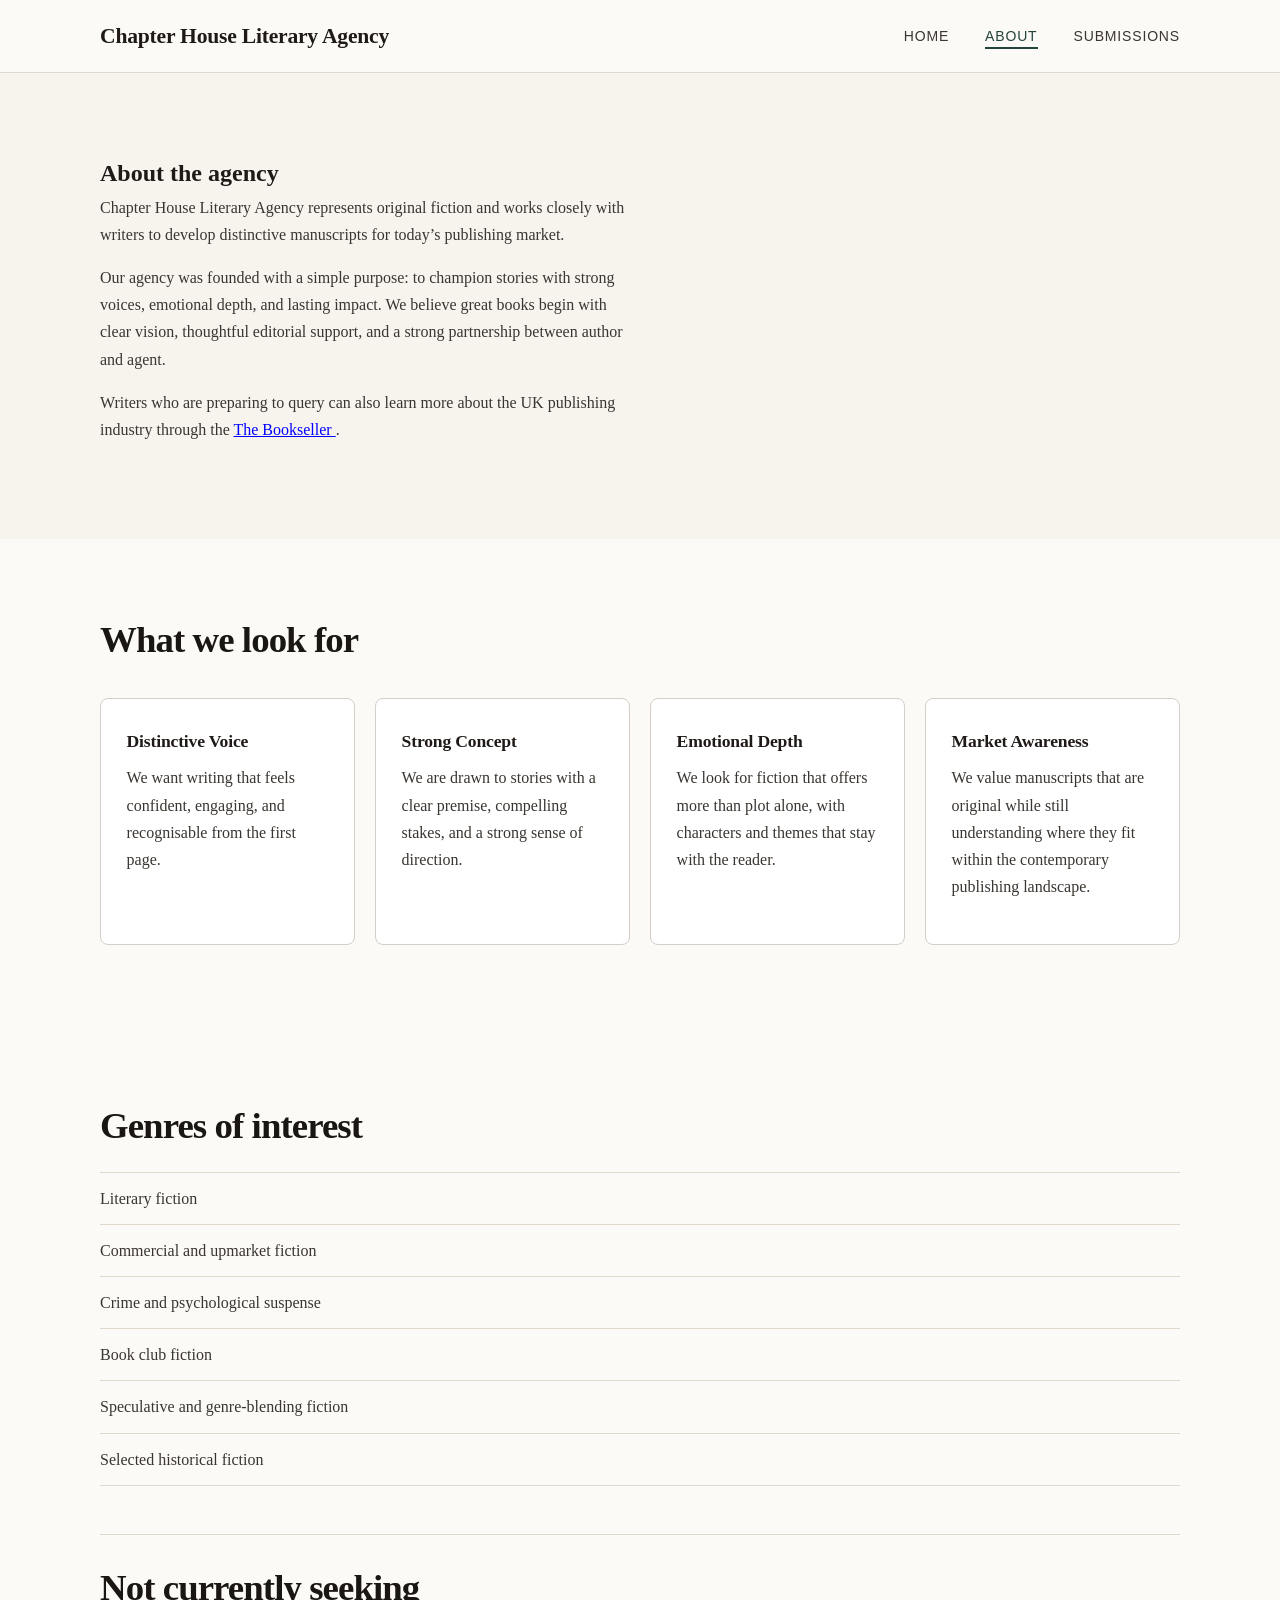
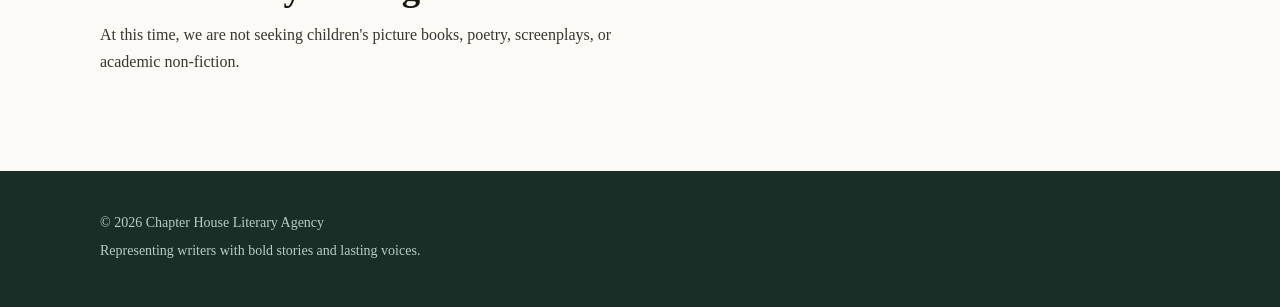
<file: about.html>
<!DOCTYPE html>
<html lang="en">
<head>
  <meta charset="UTF-8">
  <meta name="viewport" content="width=device-width, initial-scale=1.0">
  <title>Chapter House Literary Agency | About</title>
<link rel="stylesheet" href="assets/css/style.css">
</head>
<body>
  <header>
    <div class="container top-bar">
      <div class="site-title">Chapter House Literary Agency</div>
      <nav aria-label="Main navigation">
        <ul>
          <li><a href="index.html">Home</a></li>
          <li><a href="about.html" class="active">About</a></li>
          <li><a href="submissions.html">Submissions</a></li>
        </ul>
      </nav>
    </div>
  </header>

  <main>
    <section class="section">
      <div class="container">
        <h1>About the agency</h1>
        <p>
          Chapter House Literary Agency represents original fiction and works closely
          with writers to develop distinctive manuscripts for today’s publishing market.
        </p>
        <p>
          Our agency was founded with a simple purpose: to champion stories with strong
          voices, emotional depth, and lasting impact. We believe great books begin with
          clear vision, thoughtful editorial support, and a strong partnership between
          author and agent.
        </p>
        
        <p>
  Writers who are preparing to query can also learn more about the UK publishing
  industry through the
<a href="https://www.thebookseller.com/" target="_blank" rel="noopener noreferrer" class="external-link">
  The Bookseller
</a>.
</p>
      </div>
    </section>

    <section class="section">
      <div class="container">
        <h2>What we look for</h2>
        <div class="card-grid">
          <article class="card">
            <h3>Distinctive Voice</h3>
            <p>
              We want writing that feels confident, engaging, and recognisable from the
              first page.
            </p>
          </article>

          <article class="card">
            <h3>Strong Concept</h3>
            <p>
              We are drawn to stories with a clear premise, compelling stakes, and a
              strong sense of direction.
            </p>
          </article>

          <article class="card">
            <h3>Emotional Depth</h3>
            <p>
              We look for fiction that offers more than plot alone, with characters and
              themes that stay with the reader.
            </p>
          </article>

          <article class="card">
            <h3>Market Awareness</h3>
            <p>
              We value manuscripts that are original while still understanding where
              they fit within the contemporary publishing landscape.
            </p>
          </article>
        </div>
      </div>
    </section>

        <section class="section">
      <div class="container">
        <h2>Genres of interest</h2>
        <ul class="genre-list">
          <li>Literary fiction</li>
          <li>Commercial and upmarket fiction</li>
          <li>Crime and psychological suspense</li>
          <li>Book club fiction</li>
          <li>Speculative and genre-blending fiction</li>
          <li>Selected historical fiction</li>
        </ul>

        <div class="not-seeking">
          <h2>Not currently seeking</h2>
          <p>
            At this time, we are not seeking children's picture books, poetry, screenplays,
            or academic non-fiction.
          </p>
        </div>
      </div>
    </section>
  </main>

  <footer>
    <div class="container">
      <p>&copy; 2026 Chapter House Literary Agency</p>
      <p>Representing writers with bold stories and lasting voices.</p>
    </div>
  </footer>
</body>
</html>
</file>
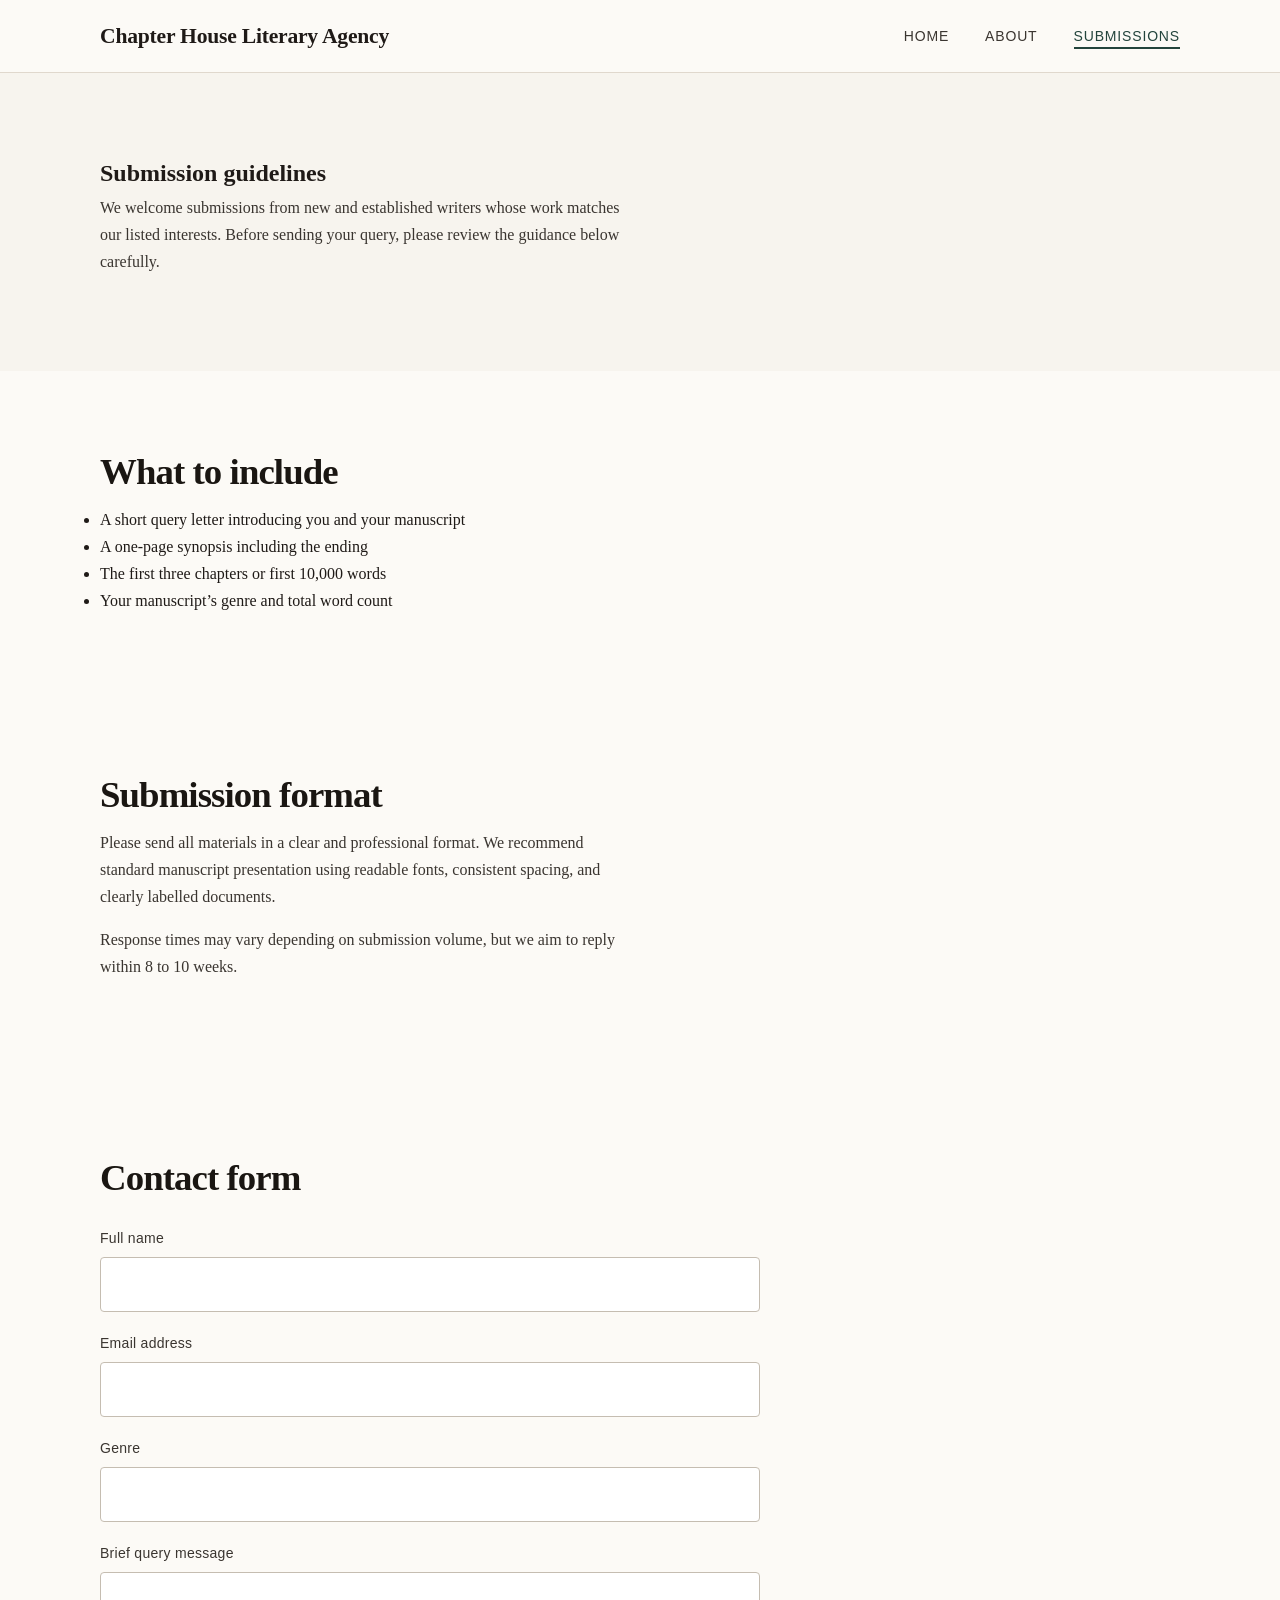
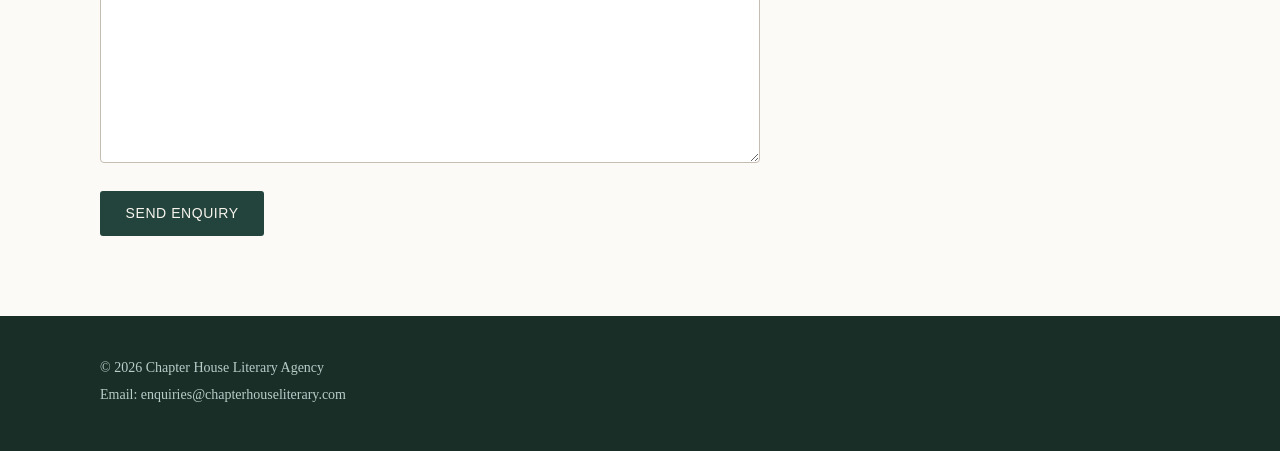
<file: submissions.html>
<!DOCTYPE html>
<html lang="en">
<head>
  <meta charset="UTF-8">
  <meta name="viewport" content="width=device-width, initial-scale=1.0">
  <title>Chapter House Literary Agency | Submissions</title>
<link rel="stylesheet" href="assets/css/style.css">
</head>
<body>
  <header>
    <div class="container top-bar">
      <div class="site-title">Chapter House Literary Agency</div>
      <nav aria-label="Main navigation">
        <ul>
          <li><a href="index.html">Home</a></li>
          <li><a href="about.html">About</a></li>
          <li><a href="submissions.html" class="active">Submissions</a></li>
        </ul>
      </nav>
    </div>
  </header>

  <main>
    <section class="section">
      <div class="container">
        <h1>Submission guidelines</h1>
        <p>
          We welcome submissions from new and established writers whose work matches
          our listed interests. Before sending your query, please review the guidance
          below carefully.
        </p>
      </div>
    </section>

    <section class="section">
      <div class="container">
        <h2>What to include</h2>
        <ul>
          <li>A short query letter introducing you and your manuscript</li>
          <li>A one-page synopsis including the ending</li>
          <li>The first three chapters or first 10,000 words</li>
          <li>Your manuscript’s genre and total word count</li>
        </ul>
      </div>
    </section>

    <section class="section">
      <div class="container">
        <h2>Submission format</h2>
        <p>
          Please send all materials in a clear and professional format. We recommend
          standard manuscript presentation using readable fonts, consistent spacing, and
          clearly labelled documents.
        </p>
        <p>
          Response times may vary depending on submission volume, but we aim to reply
          within 8 to 10 weeks.
        </p>
      </div>
    </section>

    <section class="section">
      <div class="container">
        <h2>Contact form</h2>
        <form action="#" method="post">
          <label for="name">Full name</label>
          <input type="text" id="name" name="name" required>

          <label for="email">Email address</label>
          <input type="email" id="email" name="email" required>

          <label for="genre">Genre</label>
          <input type="text" id="genre" name="genre">

          <label for="message">Brief query message</label>
          <textarea id="message" name="message" rows="6" required></textarea>

          <button type="submit">Send enquiry</button>
        </form>
      </div>
    </section>
  </main>

  <footer>
    <div class="container">
      <p>&copy; 2026 Chapter House Literary Agency</p>
      <p>Email: enquiries@chapterhouseliterary.com</p>
    </div>
  </footer>
</body>
</html>
</file>
<file: assets/css/style.css>
/* ===================================
   Chapter House Literary Agency
   style.css — Full Rebuild
=================================== */

*, *::before, *::after {
  box-sizing: border-box;
  margin: 0;
  padding: 0;
}

body {
  font-family: Georgia, "Times New Roman", serif;
  background-color: #f7f4ee;
  color: #1f1a17;
  line-height: 1.7;
  -webkit-font-smoothing: antialiased;
}

img {
  max-width: 100%;
  display: block;
}

a {
  color: inherit;
  text-decoration: none;
}

.external-link {
  color: blue;
  text-decoration: underline;
}

.container {
  width: min(88%, 1080px);
  margin-inline: auto;
}


header {
  background-color: #fcfaf6;
  border-bottom: 1px solid #e0d8cd;
  position: sticky;
  top: 0;
  z-index: 100;
}

.top-bar {
  display: flex;
  align-items: center;
  justify-content: space-between;
  flex-wrap: wrap;
  gap: 0.75rem;
  padding: 1.1rem 0;
}

.site-title {
  font-size: 1.35rem;
  font-weight: bold;
  letter-spacing: -0.01em;
  color: #1f1a17;
}


nav ul {
  list-style: none;
  display: flex;
  gap: 2.25rem;
}

nav a {
  font-family: Arial, Helvetica, sans-serif;
  font-size: 0.875rem;
  letter-spacing: 0.06em;
  text-transform: uppercase;
  color: #3a3530;
  border-bottom: 2px solid transparent;
  padding-bottom: 0.15rem;
  transition: border-color 0.18s ease, color 0.18s ease;
}

nav a:hover,
nav a:focus-visible,
nav a.active {
  color: #23443c;
  border-bottom-color: #23443c;
}


.hero {
  padding: 5.5rem 0 6rem;
}

.hero-layout {
  display: grid;
  grid-template-columns: 1fr;
  gap: 3rem;
  align-items: center;
}

.hero-text h1 {
  font-size: clamp(2.4rem, 5vw, 3.8rem);
  line-height: 1.04;
  letter-spacing: -0.03em;
  margin-bottom: 1.25rem;
  color: #1a1612;
}

.hero-text p {
  font-size: 1.05rem;
  color: #4e4842;
  max-width: 36rem;
  margin-bottom: 2rem;
  line-height: 1.75;
}

.button {
  display: inline-block;
  background-color: #23443c;
  color: #f7f4ee;
  padding: 0.9rem 1.6rem;
  border-radius: 3px;
  font-family: Arial, Helvetica, sans-serif;
  font-size: 0.875rem;
  letter-spacing: 0.04em;
  text-transform: uppercase;
  transition: background-color 0.2s ease;
}

.button:hover,
.button:focus-visible {
  background-color: #1a312b;
}

.slideshow {
  position: relative;
  width: 100%;
  max-width: 520px;
  height: 420px;
  margin: 0 auto;
  border-radius: 10px;
  overflow: hidden;
  box-shadow: 0 16px 48px rgba(0, 0, 0, 0.16);
}
.slides-track {
  display: flex;
  width: 200%;
  height: 100%;
  animation: slideshow 10s infinite;
  will-change: transform;
}

.slides-track .slide {
  position: relative;
  width: 50%;
  height: 100%;
  object-fit: cover;
  flex-shrink: 0;
}

@keyframes slideshow {
  0%   { transform: translateX(0); }
  45%  { transform: translateX(0); }
  50%  { transform: translateX(-50%); }
  95%  { transform: translateX(-50%); }
  100% { transform: translateX(0); }
}


.section {
  padding: 5rem 0;
}

.section + .section {
  background-color: #fcfaf6;
}


h2 {
  font-size: clamp(1.7rem, 3vw, 2.3rem);
  letter-spacing: -0.025em;
  line-height: 1.15;
  margin-bottom: 0.75rem;
  color: #1a1612;
}

h3 {
  font-size: 1.1rem;
  font-weight: bold;
  letter-spacing: -0.01em;
  margin-bottom: 0.5rem;
  color: #1f1a17;
}

p {
  max-width: 66ch;
  margin-bottom: 1rem;
  color: #3a3530;
}


.card-grid {
  display: grid;
  grid-template-columns: 1fr;
  gap: 1.25rem;
  margin-top: 2.25rem;
}
.card {
  background-color: #ffffff;
  border: 1px solid #d4cfc8;
  border-radius: 8px;
  padding: 1.75rem 1.6rem;
  transition: box-shadow 0.2s ease, transform 0.2s ease;
}

.card:hover {
  box-shadow: 0 6px 24px rgba(0,0,0,0.09);
  transform: translateY(-2px);
}

form {
  margin-top: 1.75rem;
  max-width: 660px;
}

label {
  display: block;
  margin-bottom: 0.4rem;
  font-family: Arial, Helvetica, sans-serif;
  font-size: 0.875rem;
  letter-spacing: 0.02em;
  color: #3a3530;
}

input,
textarea {
  width: 100%;
  padding: 0.8rem 1rem;
  margin-bottom: 1.25rem;
  border: 1px solid #c5bdb1;
  border-radius: 4px;
  background-color: #ffffff;
  font: inherit;
  color: #1f1a17;
  transition: border-color 0.18s ease;
}

input:focus,
textarea:focus {
  outline: none;
  border-color: #23443c;
  box-shadow: 0 0 0 3px rgba(35,68,60,0.12);
}

button[type="submit"] {
  background-color: #23443c;
  color: #f7f4ee;
  border: none;
  padding: 0.9rem 1.6rem;
  border-radius: 3px;
  cursor: pointer;
  font-family: Arial, Helvetica, sans-serif;
  font-size: 0.875rem;
  letter-spacing: 0.04em;
  text-transform: uppercase;
  transition: background-color 0.2s ease;
}

button[type="submit"]:hover,
button[type="submit"]:focus-visible {
  background-color: #1a312b;
}


footer {
  background-color: #1a2e28;
  color: #b8ccc8;
  padding: 2.5rem 0;
}

footer p {
  font-size: 0.875rem;
  margin-bottom: 0.25rem;
  max-width: none;
  color: #b8ccc8;
}

.genre-list {
  list-style: none;
  margin-top: 1.5rem;
  border-top: 1px solid #e0d8cd;
}

.genre-list li {
  padding: 0.75rem 0;
  border-bottom: 1px solid #e0d8cd;
  color: #3a3530;
  font-size: 1rem;
}

.not-seeking {
  margin-top: 3rem;
  padding-top: 2rem;
  border-top: 1px solid #e0d8cd;
}

@media (max-width: 400px) {
  .hero-text h1 {
    font-size: 2rem;
  }
  nav ul {
    gap: 1rem;
  }
}

@media (min-width: 650px) {
  .card-grid {
    grid-template-columns: repeat(2, 1fr);
  }
}

@media (min-width: 900px) {
  .hero-layout {
    display: grid;
    grid-template-columns: 1fr 1fr;
    gap: 5rem;
    align-items: center;
    overflow: hidden;
  }

  .slideshow {
    max-width: 100%;
    height: 420px;
    margin-left: auto;
    margin-right: 0;
    overflow: hidden;
  }
}

@media (min-width: 1000px) {
  .card-grid {
    grid-template-columns: repeat(4, 1fr);
  }
}
</file>
